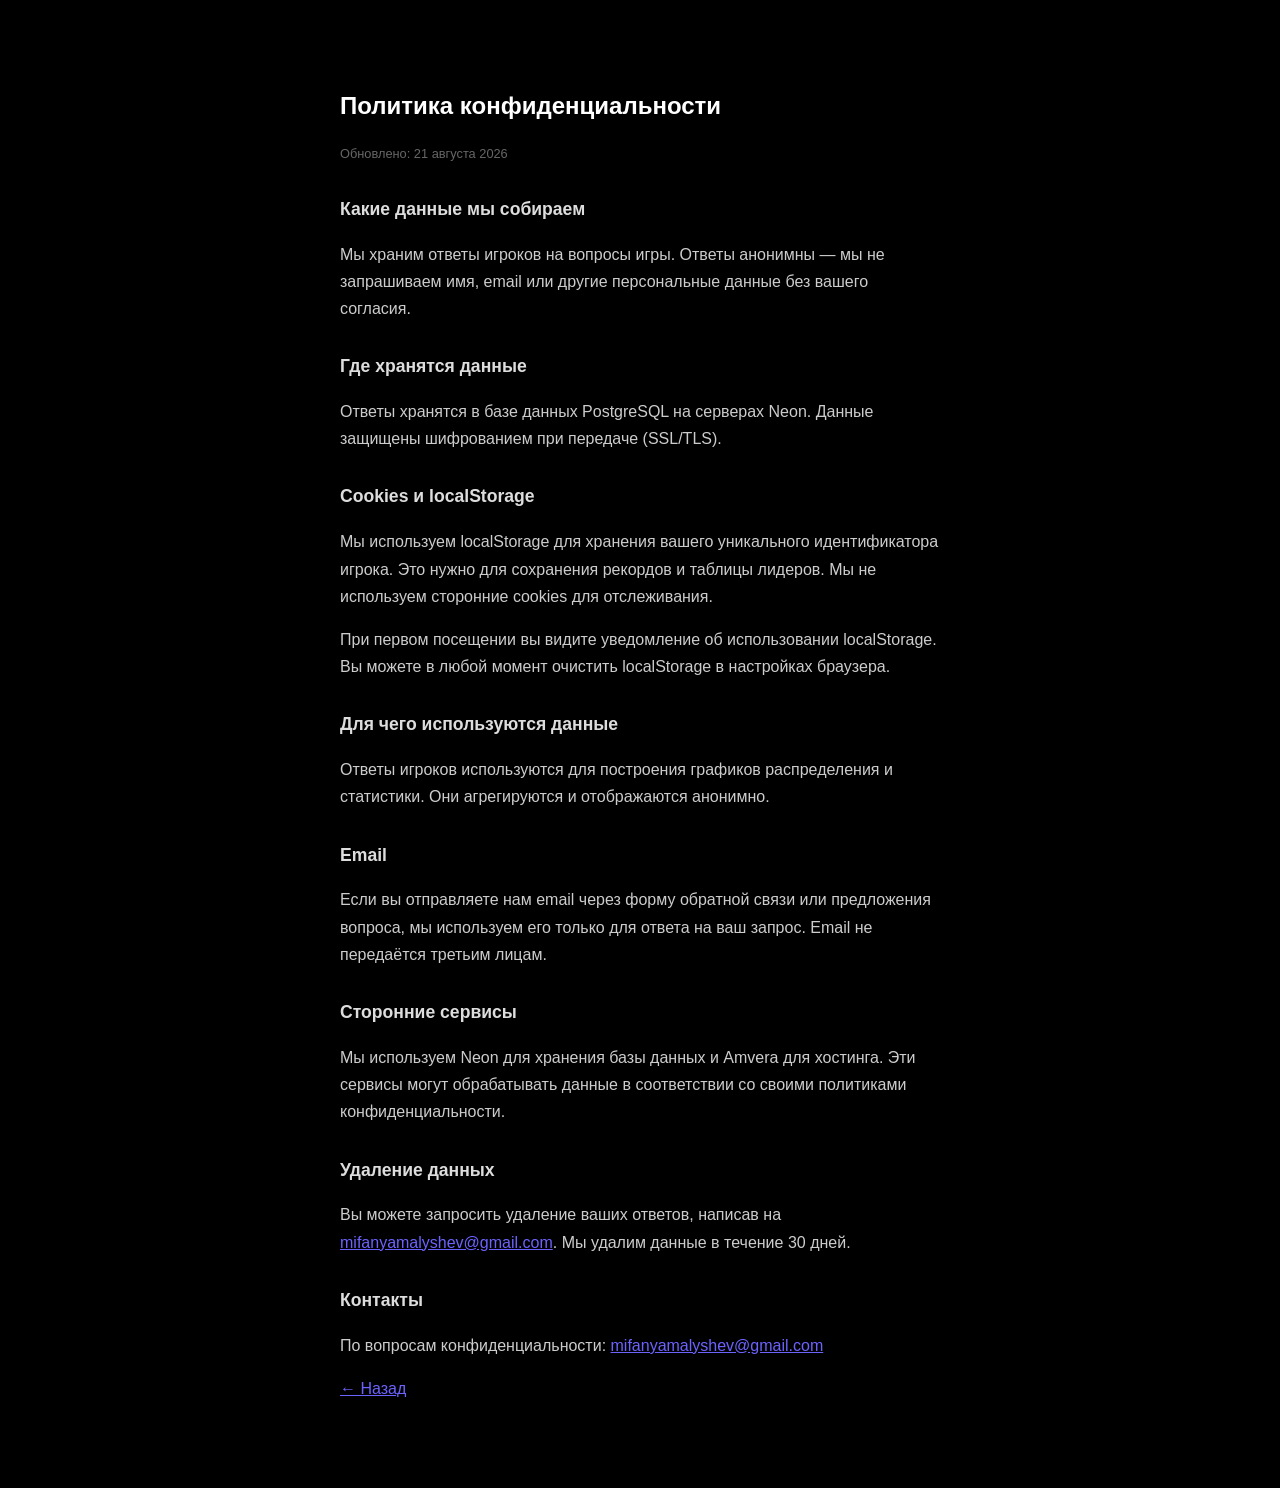
<file: static/privacy.html>
<!DOCTYPE html>
<html lang="ru">
<head>
    <meta charset="UTF-8">
    <meta name="viewport" content="width=device-width, initial-scale=1.0">
    <title>Политика конфиденциальности</title>
    <style>
        body { background: #000; color: #ccc; font-family: 'Segoe UI', sans-serif; max-width: 600px; margin: 50px auto; padding: 20px; line-height: 1.7; }
        h1 { color: #fff; font-size: 1.5rem; }
        h2 { color: #ddd; font-size: 1.1rem; margin-top: 30px; }
        a { color: #6c63ff; }
        .updated { color: #666; font-size: 0.8rem; }
    </style>
</head>
<body>
    <h1>Политика конфиденциальности</h1>
    <p class="updated">Обновлено: 21 августа 2026</p>

    <h2>Какие данные мы собираем</h2>
    <p>Мы храним ответы игроков на вопросы игры. Ответы анонимны — мы не запрашиваем имя, email или другие персональные данные без вашего согласия.</p>

    <h2>Где хранятся данные</h2>
    <p>Ответы хранятся в базе данных PostgreSQL на серверах Neon. Данные защищены шифрованием при передаче (SSL/TLS).</p>

    <h2>Cookies и localStorage</h2>
    <p>Мы используем localStorage для хранения вашего уникального идентификатора игрока. Это нужно для сохранения рекордов и таблицы лидеров. Мы не используем сторонние cookies для отслеживания.</p>
    <p>При первом посещении вы видите уведомление об использовании localStorage. Вы можете в любой момент очистить localStorage в настройках браузера.</p>

    <h2>Для чего используются данные</h2>
    <p>Ответы игроков используются для построения графиков распределения и статистики. Они агрегируются и отображаются анонимно.</p>

    <h2>Email</h2>
    <p>Если вы отправляете нам email через форму обратной связи или предложения вопроса, мы используем его только для ответа на ваш запрос. Email не передаётся третьим лицам.</p>

    <h2>Сторонние сервисы</h2>
    <p>Мы используем Neon для хранения базы данных и Amvera для хостинга. Эти сервисы могут обрабатывать данные в соответствии со своими политиками конфиденциальности.</p>

    <h2>Удаление данных</h2>
    <p>Вы можете запросить удаление ваших ответов, написав на <a href="mailto:mifanyamalyshev@gmail.com">mifanyamalyshev@gmail.com</a>. Мы удалим данные в течение 30 дней.</p>

    <h2>Контакты</h2>
    <p>По вопросам конфиденциальности: <a href="mailto:mifanyamalyshev@gmail.com">mifanyamalyshev@gmail.com</a></p>

    <p><a href="/">← Назад</a></p>
</body>
</html>
</file>
